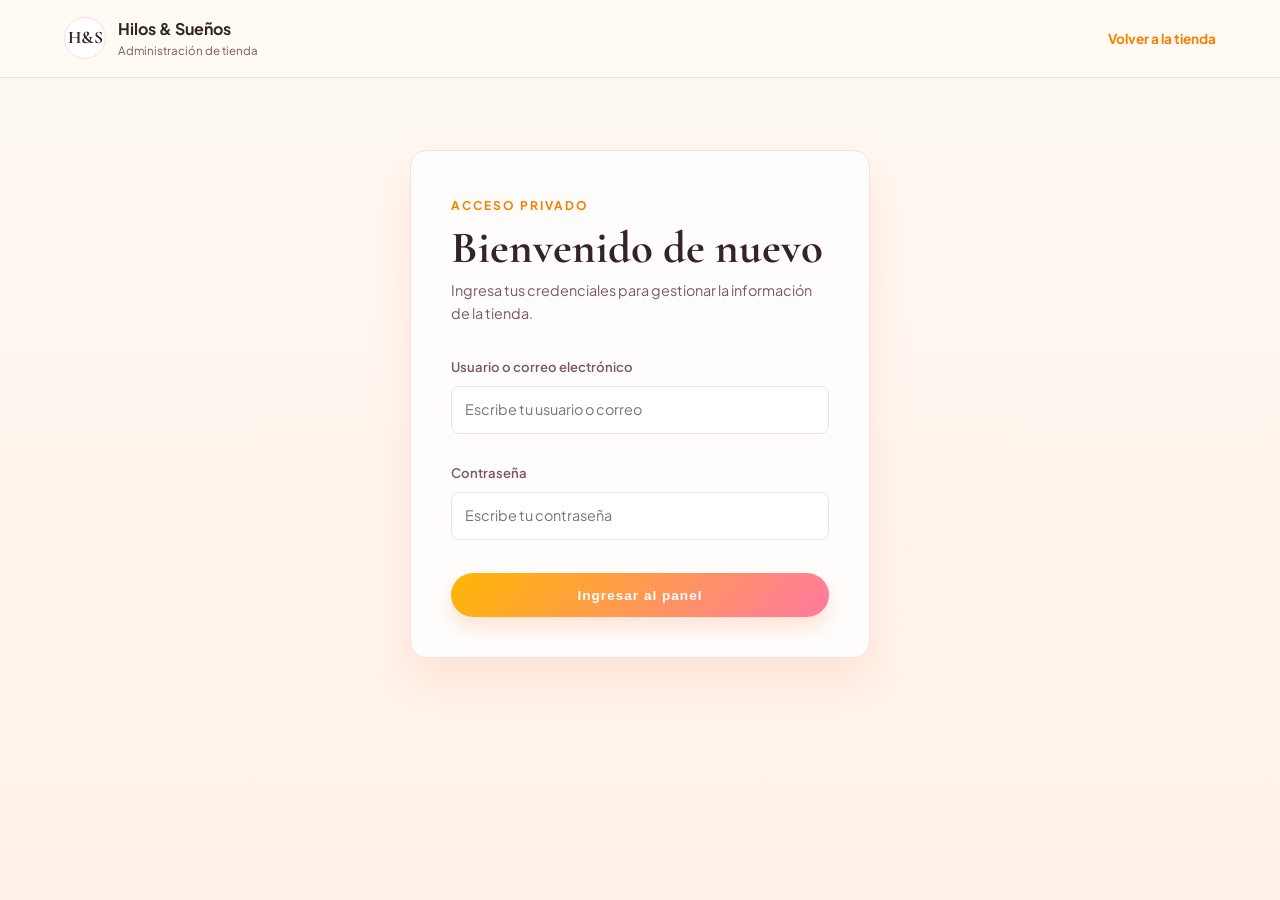
<file: admin.html>
<!DOCTYPE html>
<html lang="es">
<head>
  <meta charset="UTF-8">
  <meta name="viewport" content="width=device-width, initial-scale=1.0">
  <meta name="theme-color" content="#fff8f1">
  <title>Administración | Hilos & Sueños</title>
  <link rel="stylesheet" href="styles.css">
  <link rel="preconnect" href="https://fonts.googleapis.com">
  <link rel="preconnect" href="https://fonts.gstatic.com" crossorigin>
  <link href="https://fonts.googleapis.com/css2?family=Cormorant+Garamond:wght@400;600&family=Plus+Jakarta+Sans:wght@300;400;500;600&display=swap" rel="stylesheet">
</head>
<body class="admin-page">
  <header class="admin-topbar">
    <a class="admin-brand" href="index.html">
      <span class="admin-brand-mark">H&S</span>
      <span>Hilos & Sueños<small>Administración de tienda</small></span>
    </a>
    <a class="admin-store-link" href="index.html">Volver a la tienda</a>
  </header>

  <main class="admin-shell">
    <section class="admin-login-view" id="adminLoginView">
      <p class="eyebrow">Acceso privado</p>
      <h1>Bienvenido de nuevo</h1>
      <p class="admin-login-intro">Ingresa tus credenciales para gestionar la información de la tienda.</p>
      <form id="adminLoginForm" autocomplete="off">
        <label for="adminUser">Usuario o correo electrónico</label>
        <input id="adminUser" name="username" type="text" autocomplete="off" autocapitalize="none" required placeholder="Escribe tu usuario o correo">
        <label for="adminPassword">Contraseña</label>
        <input id="adminPassword" name="password" type="password" autocomplete="new-password" required placeholder="Escribe tu contraseña">
        <button class="btn-primary" type="submit">Ingresar al panel</button>
        <p class="admin-form-message is-error" id="adminLoginMessage" role="alert" hidden>Usuario o contraseña incorrectos.</p>
      </form>
    </section>

    <section class="admin-dashboard" id="adminDashboard" hidden>
      <header class="admin-dashboard-heading">
        <div>
          <p class="eyebrow">Gestión de tienda</p>
          <h1>¡Hola, <span id="adminCurrentUser"></span>!</h1>
          <p>Qué gusto tenerte aquí. Tu tienda está lista para gestionar.</p>
        </div>
        <button class="btn-secondary" id="adminLogout" type="button">Cerrar sesión</button>
      </header>

      <section class="admin-profile-photo-settings" aria-labelledby="adminProfilePhotoHeading">
        <div class="admin-profile-photo-preview">
          <img id="adminProfilePhotoPreview" alt="Foto de perfil" hidden>
          <span id="adminProfilePhotoInitials">A</span>
        </div>
        <div class="admin-profile-photo-content">
          <h2 id="adminProfilePhotoHeading">Foto de perfil</h2>
          <p>Esta imagen aparecerá junto a tu nombre en la tienda.</p>
          <div class="admin-profile-photo-actions">
            <div class="admin-file-picker">
              <input class="admin-file-input" id="adminProfilePhotoInput" type="file" accept="image/*" aria-label="Seleccionar foto de perfil">
              <label class="admin-file-trigger" for="adminProfilePhotoInput">Seleccionar foto</label>
              <span class="admin-file-name" id="adminProfilePhotoFileName">Sin archivo seleccionado</span>
            </div>
            <button class="btn-secondary" id="saveAdminProfilePhoto" type="button">Guardar foto</button>
            <button class="btn-secondary" id="removeAdminProfilePhoto" type="button">Quitar foto</button>
          </div>
          <p class="admin-form-message" id="adminProfilePhotoMessage" role="status"></p>
        </div>
      </section>

      <nav class="admin-tabs" aria-label="Secciones de administración">
        <button type="button" class="is-active" data-admin-tab="store">Datos de la tienda</button>
        <button type="button" data-admin-tab="products">Productos</button>
        <button type="button" data-admin-tab="access">Credenciales</button>
      </nav>

      <section class="admin-panel" data-admin-panel="store">
        <div class="admin-panel-heading">
          <div>
            <h2>Información del negocio</h2>
            <p>Estos datos se muestran en la tienda y en la página de contacto.</p>
          </div>
        </div>
        <form id="storeSettingsForm" class="settings-grid">
          <div class="admin-field">
            <label for="companyName">Nombre de la empresa</label>
            <input id="companyName" name="companyName" required maxlength="80">
          </div>
          <div class="admin-field">
            <label for="legalName">Razón social</label>
            <input id="legalName" name="legalName" maxlength="120" placeholder="Nombre legal del negocio">
          </div>
          <div class="admin-field">
            <label for="ownerName">Nombre del propietario</label>
            <input id="ownerName" name="ownerName" required maxlength="100">
          </div>
          <div class="admin-field">
            <label for="contactPhone">Teléfono de contacto</label>
            <input id="contactPhone" name="contactPhone" type="tel" maxlength="24" placeholder="Número de contacto">
          </div>
          <div class="admin-field">
            <label for="whatsappNumber">Número de WhatsApp</label>
            <input id="whatsappNumber" name="whatsappNumber" type="tel" required maxlength="24" placeholder="573001234567">
            <small>Incluye el indicativo del país, por ejemplo 57 para Colombia.</small>
          </div>
          <div class="admin-field admin-field-wide">
            <label for="storeAddress">Dirección del negocio</label>
            <textarea id="storeAddress" name="address" rows="2" maxlength="180" placeholder="Dirección para mostrar a los clientes"></textarea>
          </div>
          <div class="admin-form-footer admin-field-wide">
            <p class="admin-form-message" id="storeSettingsMessage" role="status"></p>
            <button class="btn-primary" type="submit">Guardar datos</button>
          </div>
        </form>

        <div class="admin-subsection">
          <div>
            <h3>Imagen principal</h3>
            <p>Actualiza la fotografía destacada de la portada.</p>
          </div>
          <form id="heroImageForm" class="hero-upload-form">
            <div class="admin-file-picker">
              <input class="admin-file-input" id="heroImageInput" type="file" accept="image/*" aria-label="Seleccionar imagen de portada">
              <label class="admin-file-trigger" for="heroImageInput">Seleccionar imagen</label>
              <span class="admin-file-name" id="heroImageFileName">Sin archivo seleccionado</span>
            </div>
            <button class="btn-secondary" type="submit">Actualizar portada</button>
            <p class="admin-form-message" id="heroImageMessage" role="status"></p>
          </form>
        </div>
      </section>

      <section class="admin-panel" data-admin-panel="products" hidden>
        <div class="admin-panel-heading">
          <div>
            <h2>Catálogo de productos</h2>
            <p>Agrega o elimina piezas. La tienda acomoda las tarjetas automáticamente según la pantalla.</p>
          </div>
          <span class="product-count" id="productCount">0 productos</span>
        </div>
        <form id="productForm" class="product-admin-form">
          <div class="admin-field">
            <label for="productName">Nombre del producto</label>
            <input id="productName" required maxlength="100" placeholder="Ej: Zorro Silvestre">
          </div>
          <div class="admin-field">
            <label for="productPrice">Precio en COP</label>
            <input id="productPrice" type="number" min="0" step="1000" required placeholder="250000">
          </div>
          <div class="admin-field admin-field-wide">
            <label for="productImage">Fotografía</label>
            <div class="admin-file-picker">
              <input class="admin-file-input" id="productImage" type="file" accept="image/*" aria-label="Seleccionar fotografía del producto">
              <label class="admin-file-trigger" for="productImage">Seleccionar fotografía</label>
              <span class="admin-file-name" id="productImageFileName">Sin archivo seleccionado</span>
            </div>
            <small>Usa una imagen de hasta 2 MB.</small>
          </div>
          <div class="admin-form-footer admin-field-wide">
            <p class="admin-form-message" id="productMessage" role="status"></p>
            <button class="btn-primary" type="submit">Agregar producto</button>
          </div>
        </form>
        <div class="admin-product-list" id="adminProductList"></div>
      </section>

      <section class="admin-panel" data-admin-panel="access" hidden>
        <div class="admin-panel-heading">
          <div>
            <h2>Accesos administrativos</h2>
            <p>Crea credenciales adicionales para personas de confianza.</p>
          </div>
        </div>
        <form id="adminCredentialForm" class="credential-form">
          <div class="admin-field">
            <label for="newAdminUser">Nuevo usuario</label>
            <input id="newAdminUser" required minlength="3" maxlength="32" autocomplete="off" placeholder="Ej: ana.admin">
          </div>
          <div class="admin-field">
            <label for="newAdminEmail">Correo electrónico <span class="optional-label">Opcional</span></label>
            <input id="newAdminEmail" type="email" autocomplete="email" placeholder="ana@correo.com">
          </div>
          <div class="admin-field">
            <label for="newAdminPassword">Contraseña</label>
            <input id="newAdminPassword" type="password" required minlength="8" autocomplete="new-password" placeholder="Mínimo 8 caracteres">
          </div>
          <p class="admin-form-message" id="credentialMessage" role="status"></p>
          <button class="btn-primary" type="submit">Crear credencial</button>
        </form>
      </section>

      <p class="admin-storage-note">Los cambios se guardan en este navegador. Para publicar los cambios a todos los visitantes, la tienda debe estar alojada con un servicio de datos compartido.</p>
    </section>
  </main>

  <script src="admin.js"></script>
</body>
</html>
</file>
<file: styles.css>
/* Palette Neutra y Sofisticada */
:root {
  --bg-primary: #fff8f1;
  --bg-card: #fffdfc;
  --text-dark: #342426;
  --text-muted: #7a5861;
  --accent-gold: #ffb703;
  --accent-hover: #f77f00;
  --accent-pink: #ff7aa2;
  --accent-mint: #7ad7b4;
  --accent-rose: #ffd9e8;
  --border-color: #f6dfe3;
  --shadow-soft: 0 18px 40px rgba(255, 123, 90, 0.15);
  --font-heading: 'Cormorant Garamond', serif;
  --font-body: 'Plus Jakarta Sans', sans-serif;
}

* {
  box-sizing: border-box;
  margin: 0;
  padding: 0;
}

body {
  background: linear-gradient(180deg, #fffaf4 0%, #fff1e8 100%);
  color: var(--text-dark);
  font-family: var(--font-body);
  line-height: 1.6;
  min-height: 100vh;
}

.navbar {
  display: flex;
  justify-content: space-between;
  align-items: center;
  padding: 1.5rem clamp(1rem, 3vw, 5%);
  background: rgba(255, 250, 244, 0.95);
  border-bottom: 1px solid var(--border-color);
  position: sticky;
  top: 0;
  z-index: 100;
  backdrop-filter: blur(8px);
  gap: 1rem;
  flex-wrap: wrap;
}

.nav-left, .nav-right {
  display: flex;
  align-items: center;
  gap: 1.5rem;
  flex: 1;
}

.nav-right {
  justify-content: flex-end;
}

.customer-session {
  display: flex;
  align-items: center;
  gap: 0.55rem;
  color: var(--text-muted);
  font-size: 0.76rem;
  white-space: nowrap;
}

.customer-avatar {
  display: grid;
  place-items: center;
  width: 30px;
  height: 30px;
  flex: 0 0 30px;
  border: 1px solid rgba(255, 255, 255, 0.8);
  border-radius: 50%;
  background: linear-gradient(135deg, var(--accent-pink), var(--accent-gold));
  color: white;
  font-size: 0.7rem;
  font-weight: 800;
  box-shadow: 0 0 0 1px var(--border-color);
}

.customer-session[hidden] {
  display: none;
}

.customer-session button {
  border: 0;
  background: transparent;
  color: var(--accent-hover);
  font: inherit;
  font-weight: 700;
  cursor: pointer;
}

.nav-left {
  justify-content: flex-start;
}

.nav-links {
  position: fixed;
  inset: 0 auto 0 0;
  z-index: 120;
  display: flex;
  flex-direction: column;
  align-items: stretch;
  gap: 0.65rem;
  width: min(86vw, 360px);
  padding: 1.25rem;
  background: linear-gradient(160deg, #fffdfb 0%, #fff3f7 100%);
  border-right: 1px solid var(--border-color);
  box-shadow: 18px 0 45px rgba(52, 36, 38, 0.16);
  transform: translateX(-105%);
  visibility: hidden;
  transition: transform 0.38s cubic-bezier(0.22, 1, 0.36, 1), visibility 0s linear 0.38s;
}

.nav-links.is-open {
  transform: translateX(0);
  visibility: visible;
  transition-delay: 0s;
}

.menu-panel-head {
  display: flex;
  justify-content: space-between;
  align-items: flex-start;
  gap: 1rem;
  padding: 0.5rem 0 1.2rem;
  margin-bottom: 0.5rem;
  border-bottom: 1px solid var(--border-color);
}

.menu-panel-head strong,
.menu-kicker {
  display: block;
}

.menu-panel-head strong {
  font-family: var(--font-heading);
  font-size: 1.65rem;
  line-height: 1;
}

.menu-kicker {
  margin-bottom: 0.45rem;
  color: var(--accent-hover);
  font-size: 0.68rem;
  font-weight: 700;
  letter-spacing: 1.5px;
  text-transform: uppercase;
}

.menu-close {
  width: 36px;
  height: 36px;
  border: 1px solid var(--border-color);
  border-radius: 50%;
  background: white;
  color: var(--text-dark);
  font-size: 1.4rem;
  line-height: 1;
  cursor: pointer;
}

.menu-backdrop {
  position: fixed;
  inset: 0;
  z-index: 110;
  border: 0;
  background: rgba(52, 36, 38, 0.42);
  animation: menuBackdropIn 0.25s ease both;
}

.menu-backdrop[hidden] {
  display: none;
}

@keyframes menuBackdropIn {
  from { opacity: 0; }
  to { opacity: 1; }
}

.nav-links a {
  position: relative;
  text-decoration: none;
  color: var(--text-dark);
  font-size: 0.82rem;
  letter-spacing: 0.8px;
  text-transform: uppercase;
  font-weight: 700;
  padding: 0.9rem 1rem;
  white-space: nowrap;
  border-radius: 12px;
  border: 1px solid var(--border-color);
  background: rgba(255, 255, 255, 0.74);
  transition: transform 0.2s ease, background 0.2s ease, border-color 0.2s ease;
}

.nav-links a::before {
  content: none;
}

.nav-links a:hover {
  color: var(--text-dark);
  transform: translateX(5px);
  border-color: var(--accent-pink);
  background: white;
}

.menu-btn {
  display: inline-flex;
  align-items: center;
  justify-content: center;
  width: 42px;
  height: 42px;
  border: 1px solid var(--border-color);
  border-radius: 50%;
  background: linear-gradient(135deg, #fff 0%, #fff4f8 100%);
  color: var(--text-dark);
  font-size: 1.35rem;
  cursor: pointer;
  transition: transform 0.2s ease, box-shadow 0.2s ease;
}

.menu-btn:hover {
  transform: translateY(-2px);
  box-shadow: 0 8px 18px rgba(255, 122, 162, 0.18);
}

body.menu-open {
  overflow: hidden;
}

.menu-btn:focus-visible,
.menu-close:focus-visible,
.nav-links a:focus-visible {
  outline: 3px solid rgba(247, 127, 0, 0.45);
  outline-offset: 3px;
}

@media (prefers-reduced-motion: reduce) {
  .nav-links,
  .menu-backdrop,
  .nav-links a,
  .menu-btn {
    animation-duration: 0.01ms;
    transition-duration: 0.01ms;
  }
}

.logo {
  text-align: center;
  flex: 1;
}

.logo-title-row {
  display: flex;
  align-items: center;
  justify-content: center;
  gap: 0.5rem;
}

.brand-side-image {
  display: block;
  width: 22px;
  height: 30px;
  flex: 0 0 auto;
  border: 1px solid rgba(255, 255, 255, 0.9);
  border-radius: 5px;
  object-fit: cover;
  box-shadow: 0 2px 7px rgba(52, 36, 38, 0.18);
}

.brand-side-image:first-child {
  object-position: center 78%;
}

.brand-side-image:last-child {
  object-position: 20% center;
}

.logo h1 {
  font-family: var(--font-heading);
  font-size: clamp(1.4rem, 2.6vw, 2.2rem);
  letter-spacing: 2px;
  font-weight: 600;
  background: linear-gradient(90deg, #ff7aa2, #ffb703, #7ad7b4, #7aa6ff, #ff7aa2);
  background-size: 300% 100%;
  -webkit-background-clip: text;
  background-clip: text;
  color: transparent;
  transition: filter 0.3s ease, transform 0.3s ease;
}

.logo h1:hover {
  filter: brightness(1.2);
  transform: scale(1.02);
  animation: rainbowText 2.8s linear infinite;
}

@keyframes rainbowText {
  0% { background-position: 0% 50%; }
  100% { background-position: 100% 50%; }
}

.logo span {
  font-size: 0.75rem;
  letter-spacing: 3px;
  text-transform: uppercase;
  color: var(--text-muted);
  display: block;
}

.brand-owner {
  display: block;
  margin-top: 0.3rem;
  font-size: 0.7rem;
  letter-spacing: 1.5px;
  color: var(--accent-hover);
  font-weight: 700;
  text-transform: uppercase;
}

.icon-btn {
  background: none;
  border: none;
  cursor: pointer;
  position: relative;
  color: var(--text-dark);
}

.admin-link {
  display: inline-flex;
  align-items: center;
  justify-content: center;
  text-decoration: none;
}

.admin-link[hidden],
.admin-profile[hidden],
.admin-profile-menu[hidden] {
  display: none;
}

.admin-profile {
  position: relative;
  z-index: 130;
}

.admin-profile-trigger {
  display: flex;
  align-items: center;
  gap: 0.5rem;
  min-height: 42px;
  max-width: 220px;
  padding: 0.25rem 0.55rem 0.25rem 0.25rem;
  border: 1px solid var(--border-color);
  border-radius: 999px;
  background: rgba(255, 255, 255, 0.8);
  color: var(--text-dark);
  font: inherit;
  font-size: 0.76rem;
  font-weight: 700;
  cursor: pointer;
}

.admin-profile-avatar {
  display: grid;
  place-items: center;
  width: 34px;
  height: 34px;
  flex: 0 0 34px;
  overflow: hidden;
  border-radius: 50%;
  background: linear-gradient(135deg, var(--accent-pink), var(--accent-gold));
  color: white;
  font-size: 0.72rem;
  font-weight: 800;
}

.admin-profile-avatar img {
  width: 100%;
  height: 100%;
  object-fit: cover;
}

.admin-profile-avatar img[hidden] {
  display: none;
}

.admin-profile-name {
  overflow: hidden;
  text-overflow: ellipsis;
  white-space: nowrap;
}

.admin-profile-chevron {
  flex: 0 0 auto;
  color: var(--text-muted);
}

.admin-profile-menu {
  position: absolute;
  top: calc(100% + 0.55rem);
  right: 0;
  display: grid;
  gap: 0.2rem;
  width: 220px;
  padding: 0.55rem;
  border: 1px solid var(--border-color);
  border-radius: 12px;
  background: var(--bg-card);
  box-shadow: var(--shadow-soft);
}

.admin-profile-menu-heading {
  padding: 0.55rem 0.65rem;
  color: var(--text-muted);
  font-size: 0.68rem;
  font-weight: 700;
  letter-spacing: 0.6px;
  text-transform: uppercase;
}

.admin-profile-menu a,
.admin-profile-menu button {
  display: block;
  width: 100%;
  padding: 0.65rem;
  border: 0;
  border-radius: 8px;
  background: transparent;
  color: var(--text-dark);
  font: inherit;
  font-size: 0.82rem;
  text-align: left;
  text-decoration: none;
  cursor: pointer;
}

.admin-profile-menu a:hover,
.admin-profile-menu button:hover {
  background: var(--accent-rose);
}

.admin-profile-menu button {
  color: #a3424b;
}

.theme-toggle {
  display: inline-flex;
  align-items: center;
  justify-content: center;
  width: 38px;
  height: 38px;
  border: 1px solid var(--border-color);
  border-radius: 50%;
  transition: background 0.2s ease, transform 0.2s ease;
}

.theme-toggle:hover {
  background: rgba(255, 255, 255, 0.7);
  transform: translateY(-1px);
}

.theme-sun {
  display: none;
}

body.dark-mode .theme-moon {
  display: none;
}

body.dark-mode .theme-sun {
  display: block;
}

.cart-badge {
  position: absolute;
  top: -5px;
  right: -8px;
  background: linear-gradient(135deg, var(--accent-pink) 0%, var(--accent-gold) 100%);
  color: white;
  border-radius: 50%;
  font-size: 0.7rem;
  padding: 2px 6px;
  box-shadow: 0 8px 16px rgba(255, 122, 162, 0.35);
}

.hero-section {
  padding: clamp(1.5rem, 4vw, 3rem) clamp(1rem, 4vw, 5%) 1.5rem;
}

.route-container {
  position: relative;
  min-height: 70vh;
  isolation: isolate;
}

.page-view[hidden] {
  display: none;
}

.page-view.page-entering {
  animation: raindropReveal 0.82s cubic-bezier(0.2, 0.75, 0.25, 1) both;
  transform-origin: 50% 0;
}

@keyframes raindropReveal {
  0% {
    clip-path: circle(0 at 50% 0);
    opacity: 0.35;
  }
  100% {
    clip-path: circle(150% at 50% 0);
    opacity: 1;
  }
}

.hero-card {
  display: grid;
  grid-template-columns: minmax(0, 1.25fr) minmax(280px, 1fr);
  background: linear-gradient(135deg, #fffdfb 0%, #fff5f8 100%);
  border-radius: 24px;
  overflow: hidden;
  box-shadow: var(--shadow-soft);
  border: 1px solid var(--border-color);
  align-items: center;
  max-width: 1200px;
  margin: 0 auto;
}

.hero-image-container {
  height: clamp(260px, 42vw, 480px);
  width: 100%;
}

.hero-image-container img {
  width: 100%;
  height: 100%;
  object-fit: cover;
  border: 4px solid rgba(255, 183, 3, 0.4);
  box-shadow: inset 0 0 0 2px rgba(255, 255, 255, 0.6);
  animation: floatImage 6s ease-in-out infinite;
}

@keyframes floatImage {
  0%, 100% {
    transform: translateY(0px) scale(1);
  }
  50% {
    transform: translateY(-6px) scale(1.01);
  }
}

.hero-text-card {
  padding: clamp(1.5rem, 4vw, 3rem);
}

.hero-text-card h2 {
  font-family: var(--font-heading);
  font-size: clamp(2.1rem, 4vw, 4rem);
  line-height: 1.1;
  margin-bottom: 1rem;
  background: linear-gradient(90deg, #ff7aa2, #ffb703, #7ad7b4, #7aa6ff, #ff7aa2);
  background-size: 300% 100%;
  -webkit-background-clip: text;
  background-clip: text;
  color: transparent;
  transition: filter 0.3s ease, transform 0.3s ease;
}

.hero-text-card h2:hover {
  filter: brightness(1.2);
  transform: translateY(-2px);
  animation: rainbowText 2.6s linear infinite;
}

.hero-text-card p {
  color: var(--text-muted);
  margin-bottom: 2rem;
  font-size: clamp(0.95rem, 1.4vw, 1.1rem);
}

.features-band {
  display: grid;
  grid-template-columns: repeat(4, minmax(160px, 1fr));
  gap: 1rem;
  max-width: 1200px;
  margin: 0 auto 1rem;
  padding: 0 clamp(1rem, 4vw, 5%);
}

.feature-item {
  display: flex;
  flex-direction: column;
  justify-content: center;
  gap: 0.2rem;
  background: linear-gradient(135deg, rgba(255, 255, 255, 0.9), rgba(255, 246, 250, 0.9));
  border: 1px solid var(--border-color);
  border-radius: 18px;
  padding: 1.1rem 1rem;
  text-align: center;
  box-shadow: 0 10px 24px rgba(255, 122, 162, 0.05);
}

.feature-label {
  display: block;
  color: var(--text-muted);
  font-size: 0.75rem;
  letter-spacing: 1.6px;
  text-transform: uppercase;
}

.feature-item strong {
  font-size: 0.95rem;
  font-weight: 700;
  color: var(--text-dark);
}

.editorial-section {
  max-width: 1200px;
  margin: 0 auto;
  padding: 2rem clamp(1rem, 4vw, 5%) 1rem;
}

.customizer-page {
  max-width: 1200px;
  margin: 0 auto;
  padding: clamp(2rem, 5vw, 4rem) clamp(1rem, 4vw, 5%);
}

.contact-page {
  display: grid;
  min-height: 68vh;
  place-items: center;
  padding: clamp(2rem, 6vw, 5rem) 1rem;
}

.contact-panel {
  width: min(100%, 620px);
  padding: clamp(1.5rem, 5vw, 3rem);
  border: 1px solid var(--border-color);
  border-radius: 18px;
  background: var(--bg-card);
  box-shadow: var(--shadow-soft);
  text-align: center;
}

.contact-panel h2 {
  margin-bottom: 0.6rem;
  font-family: var(--font-heading);
  font-size: clamp(2.4rem, 5vw, 3.6rem);
  line-height: 1;
}

.contact-panel > p:not(.eyebrow) {
  max-width: 440px;
  margin: 0 auto 1.5rem;
  color: var(--text-muted);
}

.contact-number-row {
  display: flex;
  justify-content: space-between;
  align-items: center;
  gap: 1rem;
  max-width: 400px;
  margin: 0 auto 1.25rem;
  padding: 0.9rem 0;
  border-top: 1px solid var(--border-color);
  border-bottom: 1px solid var(--border-color);
  text-align: left;
}

.contact-number-label {
  color: var(--text-muted);
  font-size: 0.8rem;
  text-transform: uppercase;
  letter-spacing: 1px;
}

.contact-number-row strong {
  color: var(--text-dark);
  overflow-wrap: anywhere;
}

.contact-whatsapp-link {
  display: inline-block;
  text-decoration: none;
}

.contact-whatsapp-link:hover {
  color: white;
}

.contact-actions {
  display: grid;
  justify-items: center;
  gap: 0.75rem;
}

.contact-return-button {
  min-width: min(100%, 260px);
}

.page-heading {
  max-width: 760px;
  margin: 0 auto 2rem;
  text-align: center;
}

.page-heading h2 {
  margin-bottom: 0.6rem;
  font-family: var(--font-heading);
  font-size: clamp(2.25rem, 4vw, 3.4rem);
  line-height: 1;
}

.page-heading > p:last-child {
  color: var(--text-muted);
}

.customizer-layout {
  display: grid;
  grid-template-columns: minmax(0, 1fr) minmax(300px, 0.82fr);
  align-items: start;
  gap: clamp(1.25rem, 4vw, 3.5rem);
  max-width: 1000px;
  margin: 0 auto;
}

.customizer-form {
  display: grid;
  gap: 1.35rem;
}

.customizer-group {
  display: grid;
  gap: 0.65rem;
  min-width: 0;
  padding: 0;
  border: 0;
}

.customizer-group legend,
.customizer-group > label {
  margin-bottom: 0.65rem;
  color: var(--text-dark);
  font-size: 0.95rem;
  font-weight: 700;
}

.yarn-swatches {
  display: flex;
  align-items: center;
  gap: 0.75rem;
  flex-wrap: wrap;
}

.yarn-swatch {
  width: 42px;
  height: 42px;
  border: 3px solid var(--bg-card);
  border-radius: 50%;
  background: var(--swatch-color);
  box-shadow: 0 0 0 1px var(--border-color);
  cursor: pointer;
  transition: transform 0.2s ease, box-shadow 0.2s ease;
}

.yarn-swatch:hover {
  transform: scale(1.08);
}

.yarn-swatch.is-selected {
  box-shadow: 0 0 0 2px var(--text-dark);
}

.custom-color-picker {
  position: relative;
  display: grid;
  place-items: center;
  width: 42px;
  height: 42px;
  overflow: hidden;
  border: 1px dashed var(--text-muted);
  border-radius: 50%;
  color: var(--text-muted);
  font-size: 1.35rem;
  cursor: pointer;
}

.custom-color-picker input {
  position: absolute;
  inset: -6px;
  width: calc(100% + 12px);
  height: calc(100% + 12px);
  opacity: 0;
  cursor: pointer;
}

.custom-color-picker span {
  pointer-events: none;
}

.choice-caption {
  color: var(--text-muted);
  font-size: 0.82rem;
}

.customizer-group select,
.customizer-group textarea {
  width: 100%;
  padding: 0.85rem 0.9rem;
  border: 1px solid var(--border-color);
  border-radius: 10px;
  background: var(--bg-card);
  color: var(--text-dark);
  font: inherit;
}

.customizer-group textarea {
  resize: vertical;
}

.design-options {
  display: grid;
  grid-template-columns: repeat(3, minmax(0, 1fr));
  gap: 0.55rem;
}

.design-option {
  position: relative;
  cursor: pointer;
}

.design-option input {
  position: absolute;
  width: 1px;
  height: 1px;
  opacity: 0;
}

.design-option span {
  display: grid;
  place-items: center;
  min-height: 48px;
  padding: 0.5rem;
  border: 1px solid var(--border-color);
  border-radius: 10px;
  background: var(--bg-card);
  color: var(--text-muted);
  font-size: 0.78rem;
  font-weight: 600;
  text-align: center;
  transition: border-color 0.2s ease, color 0.2s ease, background 0.2s ease;
}

.design-option input:checked + span {
  border-color: var(--accent-pink);
  background: var(--accent-rose);
  color: var(--text-dark);
}

.design-option input:focus-visible + span {
  outline: 3px solid rgba(247, 127, 0, 0.35);
  outline-offset: 2px;
}

.customizer-preview {
  position: sticky;
  top: 110px;
  overflow: hidden;
  border: 1px solid var(--border-color);
  border-radius: 18px;
  background: var(--bg-card);
  box-shadow: var(--shadow-soft);
}

.customizer-preview > img {
  display: block;
  width: 100%;
  aspect-ratio: 4 / 3;
  object-fit: cover;
}

.preview-detail {
  padding: 1.1rem 1.25rem 1.3rem;
}

.preview-kicker {
  color: var(--accent-hover);
  font-size: 0.7rem;
  font-weight: 700;
  letter-spacing: 1.3px;
  text-transform: uppercase;
}

.preview-detail h3 {
  margin: 0.35rem 0;
  font-family: var(--font-heading);
  font-size: 1.8rem;
  line-height: 1;
}

.preview-detail p {
  color: var(--text-muted);
  font-size: 0.85rem;
}

.preview-color-line {
  display: flex;
  align-items: center;
  gap: 0.5rem;
  margin-top: 0.75rem;
  color: var(--text-muted);
  font-size: 0.8rem;
}

.preview-yarn-dot {
  width: 16px;
  height: 16px;
  border: 2px solid var(--bg-card);
  border-radius: 50%;
  box-shadow: 0 0 0 1px var(--border-color);
}

.customizer-message {
  min-height: 1.25rem;
  color: var(--text-muted);
  font-size: 0.85rem;
}

.account-page {
  display: grid;
  min-height: 65vh;
  place-items: center;
  padding: 2.5rem 1rem;
}

.account-panel {
  width: min(100%, 460px);
  padding: clamp(1.25rem, 4vw, 2rem);
  border: 1px solid var(--border-color);
  border-radius: 16px;
  background: var(--bg-card);
  box-shadow: var(--shadow-soft);
}

.account-panel h2 {
  font-family: var(--font-heading);
  font-size: 2.2rem;
  line-height: 1;
}

.account-panel .btn-primary {
  margin-top: 0.6rem;
}

.customer-signed-in[hidden] {
  display: none;
}

.customer-signed-in {
  display: grid;
  gap: 1rem;
  padding-top: 1rem;
  color: var(--text-muted);
}

.editorial-intro {
  text-align: center;
  max-width: 760px;
  margin: 0 auto 2rem;
}

.eyebrow {
  display: inline-block;
  margin-bottom: 0.7rem;
  color: var(--accent-hover);
  font-weight: 700;
  letter-spacing: 2px;
  font-size: 0.75rem;
  text-transform: uppercase;
}

.editorial-intro h2 {
  font-family: var(--font-heading);
  font-size: clamp(2.2rem, 4vw, 3.3rem);
  line-height: 0.96;
  margin-bottom: 0.8rem;
  color: var(--text-dark);
}

.editorial-intro p:last-child {
  color: var(--text-muted);
  font-size: 1rem;
}

.editorial-grid {
  display: grid;
  grid-template-columns: 1.3fr 1fr 1fr 1fr;
  gap: 1rem;
}

.editorial-card {
  background: linear-gradient(180deg, rgba(255,255,255,0.9), rgba(255,248,250,0.95));
  border: 1px solid var(--border-color);
  border-radius: 22px;
  padding: 1.5rem 1.2rem;
  min-height: 180px;
  position: relative;
  overflow: hidden;
}

.editorial-card::before {
  content: "";
  position: absolute;
  inset: 0 auto auto 0;
  width: 100%;
  height: 10px;
  background: linear-gradient(90deg, #ffb703, #ff7aa2, #7ad7b4);
}

.editorial-card-large {
  display: flex;
  flex-direction: column;
  justify-content: center;
  background: linear-gradient(135deg, #fffdfc 0%, #fff0f7 100%);
}

.card-badge {
  display: inline-block;
  width: fit-content;
  padding: 0.35rem 0.7rem;
  margin-bottom: 0.8rem;
  border-radius: 999px;
  background: rgba(255, 183, 3, 0.2);
  color: var(--accent-hover);
  font-size: 0.7rem;
  letter-spacing: 1.4px;
  text-transform: uppercase;
  font-weight: 700;
}

.editorial-card-large h3 {
  font-family: var(--font-heading);
  font-size: clamp(1.8rem, 2.8vw, 2.4rem);
  line-height: 1;
  margin-bottom: 0.75rem;
}

.editorial-card-large p,
.editorial-card h3,
.editorial-card span {
  position: relative;
  z-index: 1;
}

.editorial-card p {
  color: var(--text-muted);
  font-size: 0.92rem;
}

.editorial-card span {
  display: inline-block;
  margin-bottom: 0.75rem;
  font-size: 0.72rem;
  letter-spacing: 2px;
  color: var(--accent-hover);
  font-weight: 800;
}

.editorial-card h3 {
  font-family: var(--font-heading);
  font-size: 1.6rem;
  line-height: 1.05;
}

.btn-primary {
  background: linear-gradient(135deg, var(--accent-gold) 0%, var(--accent-pink) 100%);
  color: white;
  border: none;
  padding: 0.9rem 2rem;
  font-size: 0.85rem;
  letter-spacing: 1px;
  font-weight: 700;
  border-radius: 999px;
  cursor: pointer;
  transition: transform 0.25s ease, box-shadow 0.25s ease, filter 0.25s ease;
  box-shadow: 0 10px 20px rgba(255, 149, 91, 0.25);
}

.btn-primary:hover {
  background: linear-gradient(135deg, var(--accent-hover) 0%, var(--accent-pink) 100%);
  transform: translateY(-2px);
  filter: saturate(1.1);
}

.btn-secondary {
  background: linear-gradient(135deg, #fff 0%, #fff3f8 100%);
  color: var(--text-dark);
  border: 1px solid var(--border-color);
  padding: 0.6rem 1.2rem;
  border-radius: 999px;
  cursor: pointer;
  transition: all 0.25s ease;
}

.btn-secondary:hover {
  border-color: var(--accent-pink);
  color: var(--accent-hover);
  transform: translateY(-1px);
}

.products-section {
  padding: 1.5rem clamp(1rem, 4vw, 5%) 3rem;
}

.section-header {
  text-align: center;
  margin-bottom: 2.2rem;
  padding: 1.2rem 1rem 0;
}

.section-header h2 {
  font-family: var(--font-heading);
  font-size: clamp(2rem, 4vw, 3rem);
  margin-bottom: 0.4rem;
}

.subtitle {
  color: var(--text-muted);
  font-size: 0.95rem;
}

.product-grid {
  display: grid;
  grid-template-columns: repeat(auto-fit, minmax(220px, 1fr));
  gap: clamp(1rem, 2vw, 2rem);
  max-width: 1200px;
  margin: 0 auto;
  align-items: stretch;
}

.product-card {
  display: flex;
  flex-direction: column;
  justify-content: space-between;
  background: linear-gradient(180deg, #ffffff 0%, #fff9fb 100%);
  border: 1px solid var(--border-color);
  border-radius: 20px;
  padding: 1rem;
  text-align: center;
  transition: transform 0.3s, box-shadow 0.3s, border-color 0.3s;
}

.product-card:hover {
  transform: translateY(-5px);
  box-shadow: var(--shadow-soft);
  border-color: var(--accent-pink);
}

.product-card img {
  width: 100%;
  height: 240px;
  object-fit: cover;
  border-radius: 12px;
  margin-bottom: 1rem;
  border: 3px solid rgba(255, 122, 162, 0.35);
  box-shadow: 0 10px 20px rgba(255, 122, 162, 0.12);
  transition: transform 0.35s ease, box-shadow 0.35s ease, border-color 0.35s ease;
}

.product-card:hover img {
  transform: scale(1.02);
  border-color: rgba(255, 183, 3, 0.7);
  box-shadow: 0 14px 24px rgba(255, 183, 3, 0.18);
}

.product-card h3 {
  font-size: 1.05rem;
  margin-bottom: 0.3rem;
}

.product-card .price {
  color: var(--accent-hover);
  font-weight: 700;
  margin-bottom: 1rem;
}

.modal {
  display: none;
  position: fixed;
  top: 0;
  left: 0;
  width: 100%;
  height: 100%;
  background: rgba(0,0,0,0.4);
  backdrop-filter: blur(4px);
  z-index: 1000;
  justify-content: center;
  align-items: center;
}

.modal-content {
  background: white;
  padding: 1.5rem 1.25rem;
  border-radius: 16px;
  width: min(92vw, 460px);
  max-height: 88vh;
  overflow-y: auto;
  position: relative;
  box-shadow: 0 20px 40px rgba(0,0,0,0.15);
}

.modal-large {
  width: min(94vw, 980px);
  padding: clamp(1.25rem, 3vw, 2rem);
}

.modal-large > h3 {
  font-family: var(--font-heading);
  font-size: 2rem;
  margin-right: 2rem;
}

.admin-grid {
  display: grid;
  grid-template-columns: repeat(2, minmax(0, 1fr));
  gap: 1rem;
  margin-top: 1rem;
}

.cart-modal-content {
  width: min(92vw, 640px);
}

.cart-modal-content h3 {
  font-family: var(--font-heading);
  font-size: 2rem;
  margin-bottom: 1rem;
}

.cart-items {
  display: grid;
  gap: 0.75rem;
  max-height: 52vh;
  overflow-y: auto;
}

.cart-item {
  display: grid;
  grid-template-columns: 72px minmax(0, 1fr) auto;
  align-items: center;
  gap: 0.85rem;
  padding: 0.75rem;
  border: 1px solid var(--border-color);
  border-radius: 12px;
  background: #fffafc;
}

.cart-item > img {
  width: 72px;
  height: 72px;
  object-fit: cover;
  border-radius: 8px;
}

.cart-item-details h4 {
  font-size: 0.9rem;
  line-height: 1.3;
}

.cart-item-details p {
  color: var(--text-muted);
  font-size: 0.8rem;
  margin-top: 0.2rem;
}

.cart-item-actions {
  display: flex;
  align-items: center;
  justify-content: flex-end;
  gap: 0.4rem;
  flex-wrap: wrap;
}

.quantity-btn {
  width: 30px;
  height: 30px;
  border: 1px solid var(--border-color);
  border-radius: 50%;
  background: white;
  color: var(--text-dark);
  font-size: 1rem;
  cursor: pointer;
}

.cart-quantity {
  min-width: 2rem;
  text-align: center;
  font-weight: 700;
  font-size: 0.85rem;
}

.remove-item-btn {
  border: 0;
  background: transparent;
  color: #b54b61;
  font-size: 0.75rem;
  text-decoration: underline;
  cursor: pointer;
  padding: 0.3rem;
}

.cart-empty {
  color: var(--text-muted);
  padding: 1rem 0;
}

.cart-summary {
  display: flex;
  justify-content: space-between;
  align-items: center;
  margin: 1rem 0;
  padding-top: 0.9rem;
  border-top: 1px solid var(--border-color);
}

.cart-summary strong {
  color: var(--accent-hover);
  font-size: 1.15rem;
}

.cart-checkout {
  width: 100%;
}

.cart-checkout:disabled {
  cursor: not-allowed;
  opacity: 0.55;
  box-shadow: none;
}

.panel-intro {
  margin: 0.35rem 0 0.75rem;
  color: var(--text-muted);
  font-size: 0.9rem;
  line-height: 1.5;
}

.block-help {
  margin: -0.25rem 0 0.8rem;
  color: var(--text-muted);
  font-size: 0.8rem;
}

.close-btn {
  position: absolute;
  top: 15px;
  right: 20px;
  font-size: 1.5rem;
  cursor: pointer;
  color: var(--text-muted);
}

.form-group {
  margin: 1.2rem 0;
  display: flex;
  flex-direction: column;
  text-align: left;
}

.admin-grid .form-group {
  margin: 0.8rem 0;
}

.form-group label {
  font-size: 0.85rem;
  margin-bottom: 0.4rem;
  color: var(--text-muted);
}

.form-group input,
#adminUser,
#adminPassword {
  width: 100%;
  padding: 0.8rem;
  border: 1px solid var(--border-color);
  border-radius: 6px;
  font-size: 0.9rem;
  margin-bottom: 0.8rem;
}

#adminUser,
#adminPassword {
  display: block;
}

.account-modal-content {
  width: min(92vw, 480px);
}

.account-modal-content h3 {
  font-family: var(--font-heading);
  font-size: 2rem;
  margin-bottom: 0.2rem;
}

.account-storage-note {
  color: var(--text-muted);
  font-size: 0.8rem;
  margin-bottom: 1rem;
}

.account-tabs {
  display: grid;
  grid-template-columns: 1fr 1fr;
  gap: 0.25rem;
  margin: 1rem 0;
  padding: 0.25rem;
  border-radius: 10px;
  background: #fff1f6;
}

.account-tabs button {
  min-height: 42px;
  border: 0;
  border-radius: 8px;
  background: transparent;
  color: var(--text-muted);
  font: inherit;
  font-size: 0.82rem;
  font-weight: 700;
  cursor: pointer;
}

.account-tabs button[aria-selected="true"] {
  background: white;
  color: var(--text-dark);
  box-shadow: 0 3px 10px rgba(52, 36, 38, 0.08);
}

.account-form {
  display: grid;
  gap: 0.5rem;
}

.account-form[hidden] {
  display: none;
}

.account-form label,
#adminLoginForm label {
  margin-top: 0.45rem;
  color: var(--text-muted);
  font-size: 0.82rem;
  font-weight: 600;
}

.optional-label {
  margin-left: 0.25rem;
  color: var(--text-muted);
  font-size: 0.72rem;
  font-weight: 400;
}

.account-form input,
#adminLoginForm input {
  width: 100%;
  min-height: 44px;
  padding: 0.7rem 0.8rem;
  border: 1px solid var(--border-color);
  border-radius: 8px;
  font: inherit;
  font-size: 0.9rem;
}

#adminLoginForm .btn-primary {
  width: 100%;
  margin-top: 0.75rem;
}

.admin-message,
.account-message {
  display: none;
  margin-top: 0.75rem;
  color: #27734f;
  font-size: 0.85rem;
}

.admin-message.is-visible,
.account-message.is-visible {
  display: block;
}

.admin-message.is-error,
.account-message.is-error {
  color: #b44755;
}

.whatsapp-link {
  display: inline-block;
  margin-top: 1rem;
  color: #25D366;
  font-weight: 700;
  text-decoration: none;
}

.whatsapp-link:hover {
  text-decoration: underline;
}

.floating-contact {
  position: fixed;
  right: 22px;
  bottom: 22px;
  width: 62px;
  height: 62px;
  border-radius: 50%;
  background: linear-gradient(135deg, var(--accent-pink) 0%, var(--accent-gold) 100%);
  display: flex;
  align-items: center;
  justify-content: center;
  box-shadow: 0 14px 28px rgba(190, 97, 114, 0.28);
  z-index: 999;
  transition: transform 0.3s ease, box-shadow 0.3s ease;
}

.floating-contact:hover {
  transform: translateY(-3px) scale(1.04);
  box-shadow: 0 18px 32px rgba(190, 97, 114, 0.38);
}

.floating-contact svg {
  width: 34px;
  height: 34px;
  fill: none;
  stroke: white;
  stroke-width: 1.8;
  stroke-linecap: round;
  stroke-linejoin: round;
}

.floating-contact .doll-head,
.floating-contact .doll-body {
  fill: rgba(255, 255, 255, 0.12);
}

.floating-contact .doll-eye {
  fill: white;
  stroke: none;
}

.floating-contact .doll-stitches {
  stroke-dasharray: 1 1.4;
}

.admin-block {
  margin: 0;
  padding: 1rem;
  border: 1px solid var(--border-color);
  border-radius: 14px;
  background: linear-gradient(180deg, #fffdfd 0%, #fff8fb 100%);
}

.admin-block h4 {
  font-family: var(--font-heading);
  font-size: 1.4rem;
  margin-bottom: 0.25rem;
}

.admin-actions {
  display: grid;
  grid-template-columns: minmax(0, 1fr) auto;
  align-items: center;
  gap: 0.75rem;
}

.admin-actions .whatsapp-link {
  margin: 0;
  white-space: nowrap;
}

hr {
  border: 0;
  height: 1px;
  background: var(--border-color);
  margin: 1rem 0;
}

.logout-btn {
  width: 100%;
  margin-top: 0.75rem;
}

.error-msg {
  color: #d9534f;
  font-size: 0.85rem;
  margin-top: 0.5rem;
  display: none;
}

footer {
  text-align: center;
  padding: 2rem 1rem 3rem;
  border-top: 1px solid var(--border-color);
  font-size: 0.85rem;
  color: var(--text-muted);
  background: rgba(255,255,255,0.2);
}

.footer-owner {
  margin-top: 0.4rem;
  font-size: 0.72rem;
  letter-spacing: 1.2px;
  color: var(--accent-hover);
  font-weight: 700;
  text-transform: uppercase;
}

@media (max-width: 900px) {
  .navbar {
    justify-content: space-between;
  }

  .features-band {
    grid-template-columns: repeat(2, minmax(150px, 1fr));
  }

  .editorial-grid {
    grid-template-columns: 1fr 1fr;
  }

  .editorial-card-large {
    grid-column: span 2;
  }

  .nav-left, .nav-right {
    flex: initial;
  }

  .logo {
    order: -1;
    width: 100%;
  }
}

@media (max-width: 768px) {
  .hero-card {
    grid-template-columns: 1fr;
  }

  .features-band,
  .editorial-grid {
    grid-template-columns: 1fr;
  }

  .editorial-card-large {
    grid-column: span 1;
  }

  .navbar {
    padding: 1rem 1rem;
    display: grid;
    grid-template-columns: auto minmax(0, 1fr);
    grid-template-rows: auto auto;
    gap: 0.5rem;
  }

  .nav-left {
    width: auto;
    grid-column: 1;
    grid-row: 1;
    justify-content: flex-start;
  }

  .nav-right {
    width: auto;
    grid-column: 2;
    grid-row: 1;
    justify-content: flex-end;
  }

  .nav-right {
    gap: 0.5rem;
  }

  .customer-session {
    gap: 0.3rem;
    font-size: 0.68rem;
  }

  .customer-session #customerGreeting {
    max-width: 96px;
    overflow: hidden;
    text-overflow: ellipsis;
    font-size: 0.62rem;
  }

  .customer-session button {
    font-size: 0.68rem;
  }

  .logo {
    order: 0;
    grid-column: 1 / -1;
    grid-row: 2;
    width: 100%;
  }

  .logo-title-row {
    width: 100%;
    gap: 0.45rem;
  }

  .brand-mini-gallery img {
    width: 18px;
    height: 25px;
  }

  .hero-text-card {
    text-align: center;
  }

  .customizer-layout {
    grid-template-columns: 1fr;
  }

  .contact-number-row {
    align-items: flex-start;
    flex-direction: column;
    gap: 0.25rem;
  }

  .customizer-preview {
    position: static;
    grid-row: 1;
  }

  .btn-primary,
  .btn-secondary {
    width: 100%;
  }

  .modal-content {
    padding: 1rem 0.9rem;
  }

  .admin-block {
    padding: 0.85rem;
  }

  .admin-grid {
    grid-template-columns: 1fr;
  }

  .admin-actions {
    grid-template-columns: 1fr;
  }

  .admin-actions .whatsapp-link {
    text-align: center;
  }

  .cart-item {
    grid-template-columns: 56px minmax(0, 1fr);
  }

  .cart-item > img {
    width: 56px;
    height: 56px;
  }

  .cart-item-actions {
    grid-column: 2;
    justify-content: flex-start;
  }
}

@media (max-width: 480px) {
  .product-grid {
    grid-template-columns: 1fr;
  }

  .logo h1 {
    letter-spacing: 1px;
  }

  .hero-text-card h2 {
    font-size: 2rem;
  }

  .modal-content {
    padding: 1.5rem 1rem;
  }

  .logo-title-row {
    gap: 0.3rem;
  }

  .brand-side-image {
    width: 16px;
    height: 22px;
  }

  .logo h1 {
    font-size: 1.15rem;
    letter-spacing: 0;
  }
}

body.dark-mode {
  --bg-primary: #202020;
  --bg-card: #2a2a2a;
  --text-dark: #f0f0f0;
  --text-muted: #c0c0c0;
  --accent-gold: #bdbdbd;
  --accent-hover: #e1e1e1;
  --accent-pink: #9d9d9d;
  --accent-mint: #a9a9a9;
  --accent-rose: #464646;
  --border-color: #535353;
  --shadow-soft: 0 18px 40px rgba(0, 0, 0, 0.38);
  color: var(--text-dark);
  background: linear-gradient(180deg, #1c1c1c 0%, #292929 100%);
  color-scheme: dark;
}

body.dark-mode .navbar,
body.dark-mode footer {
  background: rgba(32, 32, 32, 0.96);
}

body.dark-mode .nav-links,
body.dark-mode .hero-card,
body.dark-mode .feature-item,
body.dark-mode .editorial-card,
body.dark-mode .product-card,
body.dark-mode .modal-content,
body.dark-mode .admin-block {
  background: linear-gradient(150deg, #303030 0%, #242424 100%);
  border-color: var(--border-color);
  color: var(--text-dark);
}

body.dark-mode .nav-links a,
body.dark-mode .menu-close,
body.dark-mode .menu-btn,
body.dark-mode .btn-secondary,
body.dark-mode .account-tabs,
body.dark-mode .cart-item {
  background: #383838;
  border-color: var(--border-color);
  color: var(--text-dark);
}

body.dark-mode .btn-primary {
  background: linear-gradient(135deg, #777 0%, #aaa 100%);
  color: #fff;
  box-shadow: 0 10px 20px rgba(0, 0, 0, 0.25);
}

body.dark-mode .btn-primary:hover {
  background: linear-gradient(135deg, #929292 0%, #c0c0c0 100%);
}

body.dark-mode .logo h1,
body.dark-mode .hero-text-card h2 {
  background: linear-gradient(90deg, #f0f0f0, #999, #ddd);
  background-clip: text;
  -webkit-background-clip: text;
}

body.dark-mode .hero-image-container img,
body.dark-mode .product-card img,
body.dark-mode .customizer-preview > img {
  filter: grayscale(1) contrast(1.2) brightness(0.92);
}

body.dark-mode .editorial-card::before {
  background: linear-gradient(90deg, #777, #bdbdbd, #8d8d8d);
}

body.dark-mode .card-badge,
body.dark-mode .account-tabs button[aria-selected="true"] {
  background: #4a4a4a;
  color: #f0f0f0;
}

body.dark-mode .account-tabs button {
  color: #d0d0d0;
}

body.dark-mode .account-panel,
body.dark-mode .customizer-preview,
body.dark-mode .contact-panel {
  background: #292929;
  border-color: var(--border-color);
}

body.dark-mode .customizer-group select,
body.dark-mode .customizer-group textarea,
body.dark-mode .design-option span {
  background: #292929;
  border-color: var(--border-color);
  color: var(--text-dark);
}

body.dark-mode .design-option input:checked + span {
  background: #484848;
}

body.dark-mode input {
  background: #1d1d1d;
  border-color: #5a5a5a;
  color: #f0f0f0;
}

body.dark-mode .floating-contact {
  filter: grayscale(1);
}

body.dark-mode .theme-toggle:hover {
  background: #3c3c3c;
}

@media (prefers-reduced-motion: reduce) {
  .theme-toggle {
    transition: none;
  }

  .page-view.page-entering {
    animation: none;
  }
}

.admin-page {
  min-height: 100vh;
  background: linear-gradient(180deg, #fffaf4 0%, #fff1e8 100%);
  color: var(--text-dark);
}

.admin-topbar {
  display: flex;
  align-items: center;
  justify-content: space-between;
  gap: 1rem;
  min-height: 78px;
  padding: 0.9rem clamp(1rem, 5vw, 4rem);
  border-bottom: 1px solid var(--border-color);
  background: rgba(255, 250, 244, 0.94);
}

.admin-brand {
  display: flex;
  align-items: center;
  gap: 0.75rem;
  color: var(--text-dark);
  font-weight: 700;
  text-decoration: none;
}

.admin-brand-mark {
  display: grid;
  place-items: center;
  width: 42px;
  height: 42px;
  border: 1px solid var(--border-color);
  border-radius: 50%;
  background: white;
  font-family: var(--font-heading);
  font-size: 1.1rem;
}

.admin-brand small {
  display: block;
  color: var(--text-muted);
  font-size: 0.72rem;
  font-weight: 400;
}

.admin-store-link {
  color: var(--accent-hover);
  font-size: 0.85rem;
  font-weight: 700;
  text-decoration: none;
}

.admin-shell {
  width: min(100% - 2rem, 1180px);
  margin: 2rem auto 4rem;
}

.admin-login-view {
  width: min(100%, 460px);
  margin: clamp(2rem, 8vh, 6rem) auto;
  padding: clamp(1.5rem, 5vw, 2.5rem);
  border: 1px solid var(--border-color);
  border-radius: 16px;
  background: #fffdfc;
  box-shadow: var(--shadow-soft);
}

.admin-login-view[hidden],
.admin-dashboard[hidden],
.admin-panel[hidden] {
  display: none;
}

.admin-login-view h1,
.admin-dashboard-heading h1 {
  font-family: var(--font-heading);
  font-size: clamp(2rem, 5vw, 2.8rem);
  line-height: 1;
}

.admin-login-intro,
.admin-dashboard-heading > div > p:last-child,
.admin-panel-heading p,
.admin-subsection p {
  margin-top: 0.5rem;
  color: var(--text-muted);
  font-size: 0.9rem;
}

.admin-login-view form {
  display: grid;
  gap: 0.55rem;
  margin-top: 1.5rem;
}

.admin-login-view label,
.admin-field label {
  color: var(--text-dark);
  font-size: 0.82rem;
  font-weight: 700;
}

.admin-login-view input,
.admin-field input,
.admin-field textarea {
  width: 100%;
  min-height: 44px;
  padding: 0.7rem 0.8rem;
  border: 1px solid var(--border-color);
  border-radius: 8px;
  background: #fff;
  color: var(--text-dark);
  font: inherit;
  font-size: 0.9rem;
}

.admin-login-view .btn-primary {
  width: 100%;
  margin-top: 0.7rem;
}

.admin-form-message {
  min-height: 1.3rem;
  color: #27734f;
  font-size: 0.84rem;
}

.admin-form-message[hidden] {
  display: none;
}

.admin-form-message.is-error {
  color: #b44755;
}

.admin-dashboard-heading {
  display: flex;
  align-items: center;
  justify-content: space-between;
  gap: 1.5rem;
  margin-bottom: 1.5rem;
}

.admin-profile-photo-settings {
  display: flex;
  align-items: center;
  gap: 1rem;
  margin-bottom: 1rem;
  padding: 0.9rem 1rem;
  border: 1px solid var(--border-color);
  border-radius: 12px;
  background: rgba(255, 253, 252, 0.9);
}

.admin-profile-photo-preview {
  display: grid;
  place-items: center;
  width: 58px;
  height: 58px;
  flex: 0 0 58px;
  overflow: hidden;
  border-radius: 50%;
  background: linear-gradient(135deg, var(--accent-pink), var(--accent-gold));
  color: white;
  font-size: 1rem;
  font-weight: 800;
}

.admin-profile-photo-preview img {
  width: 100%;
  height: 100%;
  object-fit: cover;
}

.admin-profile-photo-preview img[hidden] {
  display: none;
}

.admin-profile-photo-content {
  display: grid;
  gap: 0.3rem;
  min-width: 0;
}

.admin-profile-photo-content h2 {
  font-family: var(--font-heading);
  font-size: 1.35rem;
  line-height: 1;
}

.admin-profile-photo-content > p:not(.admin-form-message) {
  color: var(--text-muted);
  font-size: 0.78rem;
}

.admin-profile-photo-actions {
  display: flex;
  align-items: center;
  gap: 0.55rem;
  flex-wrap: wrap;
  margin-top: 0.3rem;
}

.admin-profile-photo-actions .btn-secondary {
  padding: 0.55rem 0.75rem;
  font-size: 0.76rem;
}

.admin-profile-photo-message {
  margin: 0;
}

.admin-tabs {
  display: flex;
  gap: 0.3rem;
  overflow-x: auto;
  padding: 0.3rem;
  border-bottom: 1px solid var(--border-color);
}

.admin-tabs button {
  min-height: 42px;
  padding: 0.65rem 1rem;
  border: 0;
  border-bottom: 2px solid transparent;
  background: transparent;
  color: var(--text-muted);
  font: inherit;
  font-size: 0.84rem;
  font-weight: 700;
  white-space: nowrap;
  cursor: pointer;
}

.admin-tabs button.is-active {
  border-bottom-color: var(--accent-hover);
  color: var(--text-dark);
}

.admin-panel {
  margin-top: 1.2rem;
  padding: clamp(1rem, 3vw, 1.6rem);
  border: 1px solid var(--border-color);
  border-radius: 12px;
  background: rgba(255, 253, 252, 0.94);
}

.admin-panel-heading {
  display: flex;
  align-items: flex-start;
  justify-content: space-between;
  gap: 1rem;
  margin-bottom: 1.25rem;
}

.admin-panel-heading h2,
.admin-subsection h3 {
  font-family: var(--font-heading);
  font-size: 1.8rem;
  line-height: 1;
}

.settings-grid,
.product-admin-form,
.credential-form {
  display: grid;
  grid-template-columns: repeat(2, minmax(0, 1fr));
  gap: 1rem;
}

.admin-field {
  display: grid;
  align-content: start;
  gap: 0.45rem;
  min-width: 0;
}

.admin-field textarea {
  min-height: 92px;
  resize: vertical;
}

.admin-field small {
  color: var(--text-muted);
  font-size: 0.75rem;
}

.admin-field-wide {
  grid-column: 1 / -1;
}

.admin-form-footer {
  display: flex;
  align-items: center;
  justify-content: space-between;
  gap: 1rem;
  border-top: 1px solid var(--border-color);
  padding-top: 1rem;
}

.admin-form-footer .admin-form-message {
  margin: 0;
}

.admin-subsection {
  display: grid;
  grid-template-columns: minmax(180px, 0.7fr) minmax(0, 1.3fr);
  align-items: center;
  gap: 1rem;
  margin-top: 1.7rem;
  padding-top: 1.4rem;
  border-top: 1px solid var(--border-color);
}

.hero-upload-form {
  display: flex;
  align-items: center;
  gap: 0.75rem;
  flex-wrap: wrap;
}

.admin-file-picker {
  display: flex;
  align-items: center;
  gap: 0.65rem;
  min-width: 0;
  flex-wrap: wrap;
}

.admin-file-input {
  position: absolute;
  width: 1px;
  height: 1px;
  overflow: hidden;
  clip-path: inset(50%);
  white-space: nowrap;
}

.admin-file-trigger {
  display: inline-flex;
  align-items: center;
  justify-content: center;
  min-height: 42px;
  padding: 0.6rem 0.9rem;
  border: 1px solid var(--border-color);
  border-radius: 8px;
  background: #fff;
  color: var(--text-dark);
  font-size: 0.82rem;
  font-weight: 700;
  cursor: pointer;
}

.admin-file-input:focus-visible + .admin-file-trigger {
  outline: 3px solid rgba(247, 127, 0, 0.35);
  outline-offset: 2px;
}

.admin-file-name {
  max-width: min(100%, 300px);
  overflow: hidden;
  color: var(--text-muted);
  font-size: 0.78rem;
  text-overflow: ellipsis;
  white-space: nowrap;
}

.hero-upload-form .admin-form-message {
  flex-basis: 100%;
}

.product-admin-form {
  padding: 1rem;
  border: 1px solid var(--border-color);
  border-radius: 10px;
  background: rgba(255, 248, 251, 0.65);
}

.product-count {
  color: var(--text-muted);
  font-size: 0.8rem;
  white-space: nowrap;
}

.admin-product-list {
  display: grid;
  gap: 0.5rem;
  margin-top: 1rem;
}

.admin-product-row {
  display: grid;
  grid-template-columns: 56px minmax(0, 1fr) auto;
  align-items: center;
  gap: 0.85rem;
  padding: 0.65rem 0;
  border-bottom: 1px solid var(--border-color);
}

.admin-product-row img {
  width: 56px;
  height: 56px;
  border-radius: 8px;
  object-fit: cover;
}

.admin-product-details {
  display: grid;
  gap: 0.2rem;
  min-width: 0;
}

.admin-product-details strong {
  overflow-wrap: anywhere;
  font-size: 0.88rem;
}

.admin-product-details span,
.admin-empty-state {
  color: var(--text-muted);
  font-size: 0.82rem;
}

.remove-product-btn {
  padding: 0.5rem 0.75rem;
  border: 1px solid var(--border-color);
  border-radius: 8px;
  background: transparent;
  color: #a3424b;
  font: inherit;
  font-size: 0.78rem;
  cursor: pointer;
}

.credential-form {
  max-width: 760px;
}

.admin-storage-note {
  margin: 1rem 0 0;
  color: var(--text-muted);
  font-size: 0.75rem;
  text-align: right;
}

body.dark-mode.admin-page {
  background: linear-gradient(180deg, #1c1c1c 0%, #292929 100%);
}

body.dark-mode .admin-topbar,
body.dark-mode .admin-login-view,
body.dark-mode .admin-panel,
body.dark-mode .admin-profile-photo-settings {
  background: #292929;
  border-color: var(--border-color);
  color: var(--text-dark);
}

body.dark-mode .admin-brand,
body.dark-mode .admin-brand-mark,
body.dark-mode .admin-tabs button.is-active {
  color: var(--text-dark);
}

body.dark-mode .admin-brand-mark,
body.dark-mode .admin-field input,
body.dark-mode .admin-field textarea,
body.dark-mode .admin-login-view input,
body.dark-mode .admin-profile-trigger {
  background: #202020;
  border-color: var(--border-color);
  color: var(--text-dark);
}

body.dark-mode .product-admin-form {
  background: #252525;
  border-color: var(--border-color);
}

body.dark-mode .admin-file-trigger {
  background: #202020;
  border-color: var(--border-color);
  color: var(--text-dark);
}

body.dark-mode .admin-profile-menu {
  background: #292929;
  border-color: var(--border-color);
}

body.dark-mode .admin-profile-menu a,
body.dark-mode .admin-profile-menu button {
  color: var(--text-dark);
}

@media (max-width: 700px) {
  .admin-shell {
    width: min(100% - 1.25rem, 1180px);
    margin-top: 1.1rem;
  }

  .admin-dashboard-heading,
  .admin-panel-heading {
    align-items: flex-start;
    flex-direction: column;
  }

  .admin-profile-photo-settings {
    align-items: flex-start;
  }

  .admin-profile-photo-actions {
    align-items: stretch;
    flex-direction: column;
  }

  .admin-profile-photo-actions .btn-secondary,
  .admin-profile-photo-actions .admin-file-trigger {
    width: 100%;
  }

  .settings-grid,
  .product-admin-form,
  .credential-form,
  .admin-subsection {
    grid-template-columns: 1fr;
  }

  .admin-field-wide {
    grid-column: auto;
  }

  .admin-form-footer {
    align-items: stretch;
    flex-direction: column;
  }

  .admin-form-footer .btn-primary,
  .hero-upload-form .btn-secondary {
    width: 100%;
  }

  .hero-upload-form {
    align-items: stretch;
    flex-direction: column;
  }

  .admin-topbar {
    min-height: 68px;
    padding: 0.75rem;
  }

  .admin-store-link {
    font-size: 0.75rem;
  }

  .admin-storage-note {
    text-align: left;
  }
}
</file>
